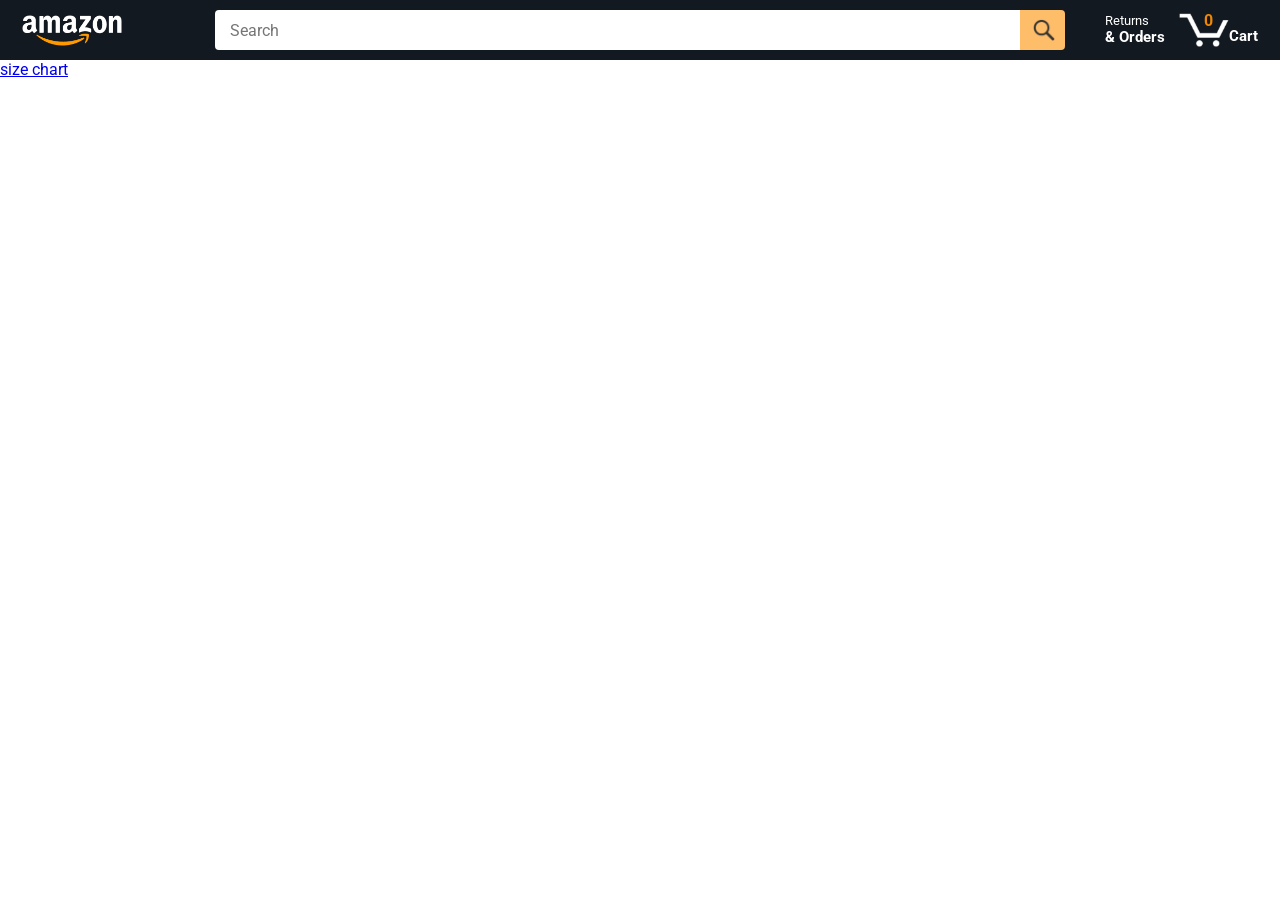
<file: index.html>
<!DOCTYPE html>
<html>
  <head>
    <title>Amazon Project</title>

    <!-- This code is needed for responsive design to work.
      (Responsive design = make the website look good on
      smaller screen sizes like a phone or a tablet). -->
    <meta name="viewport" content="width=device-width, initial-scale=1">

    <!-- Load a font called Roboto from Google Fonts. -->
    <link rel="preconnect" href="https://fonts.googleapis.com">
    <link rel="preconnect" href="https://fonts.gstatic.com" crossorigin>
    <link href="https://fonts.googleapis.com/css2?family=Roboto:wght@400;500;700&display=swap" rel="stylesheet">

    <!-- Here are the CSS files for this page. -->
    <link rel="stylesheet" href="styles/shared/general.css">
    <link rel="stylesheet" href="styles/shared/amazon-header.css">
    <link rel="stylesheet" href="styles/pages/amazon.css">
  </head>
  <body>
    <div class="amazon-header">
      <div class="amazon-header-left-section">
        <a href="amazon.html" class="header-link">
          <img class="amazon-logo"
            src="images/amazon-logo-white.png">
          <img class="amazon-mobile-logo"
            src="images/amazon-mobile-logo-white.png">
        </a>
      </div>

      <div class="amazon-header-middle-section">
        <input class="search-bar" type="text" placeholder="Search">

        <button class="search-button">
          <img class="search-icon" src="images/icons/search-icon.png">
        </button>
      </div>

      <div class="amazon-header-right-section">
        <a class="orders-link header-link" href="orders.html">
          <span class="returns-text">Returns</span>
          <span class="orders-text">& Orders</span>
        </a>

        <a class="cart-link header-link" href="checkout.html">
          <img class="cart-icon" src="images/icons/cart-icon.png">
          <div class="cart-quantity js-cart-quantity">0</div>
          <div class="cart-text">Cart</div>
        </a>
      </div>
    </div>
    
    <div class="main">
      <div class="products-grid js-product-grid">
      </div>
    </div>
    <!-- <script src="./data/cart.js"></script> -->
    <!-- <script src="./data/products.js"></script> -->
    <script type="module" src="./scripts/amazon.js"></script>
    <a href="${this.s}" target="_blank">size chart</a>
  </body>
</html>
</file>
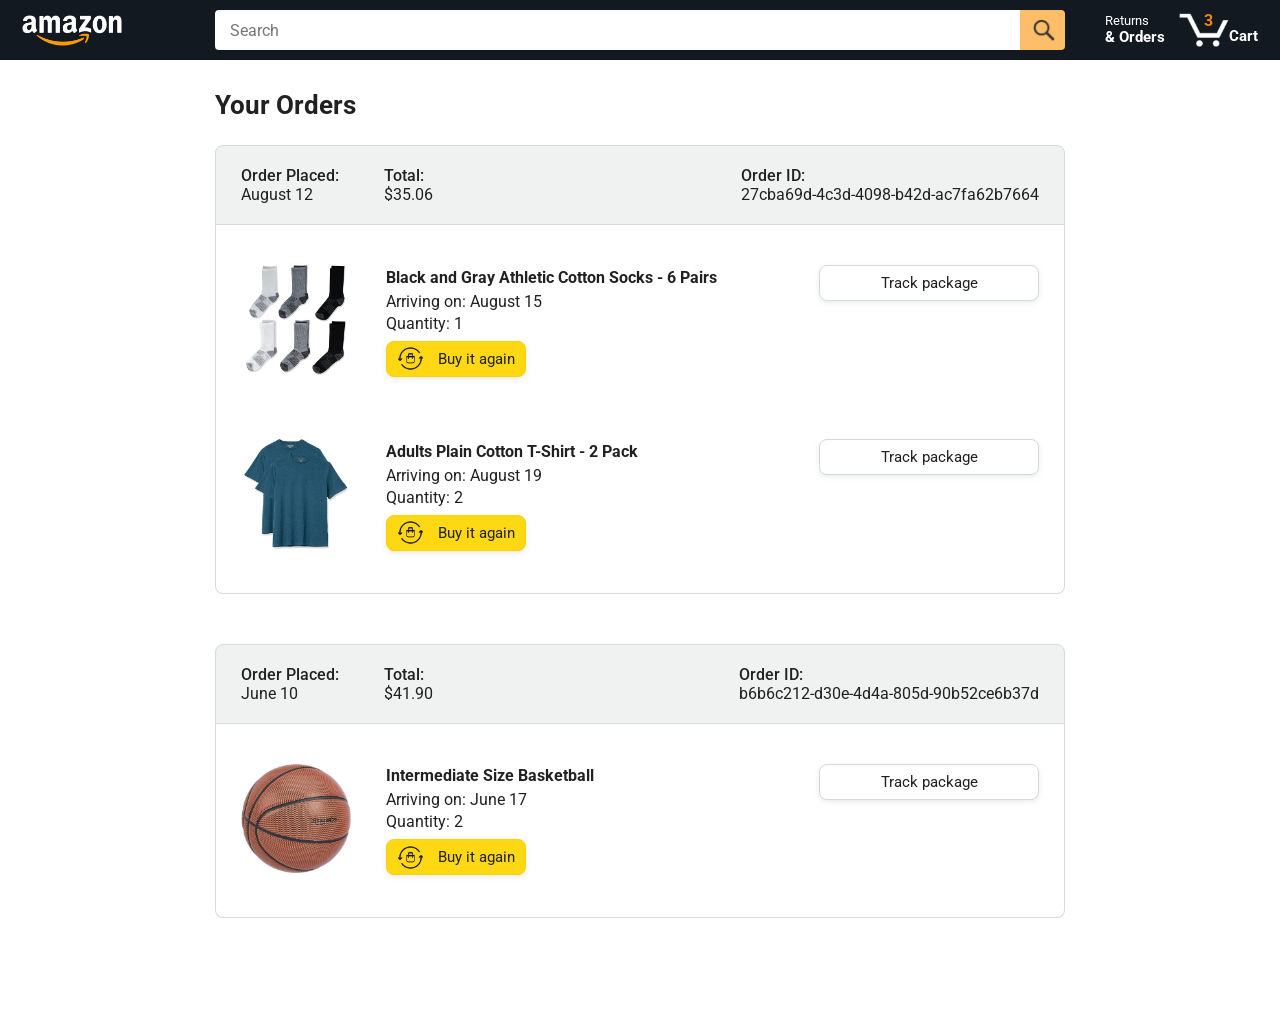
<file: orders.html>
<!DOCTYPE html>
<html>
  <head>
    <title>Orders</title>

    <!-- This code is needed for responsive design to work.
      (Responsive design = make the website look good on
      smaller screen sizes like a phone or a tablet). -->
    <meta name="viewport" content="width=device-width, initial-scale=1">

    <!-- Load a font called Roboto from Google Fonts. -->
    <link rel="preconnect" href="https://fonts.googleapis.com">
    <link rel="preconnect" href="https://fonts.gstatic.com" crossorigin>
    <link href="https://fonts.googleapis.com/css2?family=Roboto:wght@400;500;700&display=swap" rel="stylesheet">

    <!-- Here are the CSS files for this page. -->
    <link rel="stylesheet" href="styles/shared/general.css">
    <link rel="stylesheet" href="styles/shared/amazon-header.css">
    <link rel="stylesheet" href="styles/pages/orders.css">
  </head>
  <body>
    <div class="amazon-header">
      <div class="amazon-header-left-section">
        <a href="index.html" class="header-link">
          <img class="amazon-logo"
            src="images/amazon-logo-white.png">
          <img class="amazon-mobile-logo"
            src="images/amazon-mobile-logo-white.png">
        </a>
      </div>

      <div class="amazon-header-middle-section">
        <input class="search-bar" type="text" placeholder="Search">

        <button class="search-button">
          <img class="search-icon" src="images/icons/search-icon.png">
        </button>
      </div>

      <div class="amazon-header-right-section">
        <a class="orders-link header-link" href="orders.html">
          <span class="returns-text">Returns</span>
          <span class="orders-text">& Orders</span>
        </a>

        <a class="cart-link header-link" href="checkout.html">
          <img class="cart-icon" src="images/icons/cart-icon.png">
          <div class="cart-quantity">3</div>
          <div class="cart-text">Cart</div>
        </a>
      </div>
    </div>

    <div class="main">
      <div class="page-title">Your Orders</div>

      <div class="orders-grid">
        <div class="order-container">
          
          <div class="order-header">
            <div class="order-header-left-section">
              <div class="order-date">
                <div class="order-header-label">Order Placed:</div>
                <div>August 12</div>
              </div>
              <div class="order-total">
                <div class="order-header-label">Total:</div>
                <div>$35.06</div>
              </div>
            </div>

            <div class="order-header-right-section">
              <div class="order-header-label">Order ID:</div>
              <div>27cba69d-4c3d-4098-b42d-ac7fa62b7664</div>
            </div>
          </div>

          <div class="order-details-grid">
            <div class="product-image-container">
              <img src="images/products/athletic-cotton-socks-6-pairs.jpg">
            </div>

            <div class="product-details">
              <div class="product-name">
                Black and Gray Athletic Cotton Socks - 6 Pairs
              </div>
              <div class="product-delivery-date">
                Arriving on: August 15
              </div>
              <div class="product-quantity">
                Quantity: 1
              </div>
              <button class="buy-again-button button-primary">
                <img class="buy-again-icon" src="images/icons/buy-again.png">
                <span class="buy-again-message">Buy it again</span>
              </button>
            </div>

            <div class="product-actions">
              <a href="tracking.html">
                <button class="track-package-button button-secondary">
                  Track package
                </button>
              </a>
            </div>

            <div class="product-image-container">
              <img src="images/products/adults-plain-cotton-tshirt-2-pack-teal.jpg">
            </div>

            <div class="product-details">
              <div class="product-name">
                Adults Plain Cotton T-Shirt - 2 Pack
              </div>
              <div class="product-delivery-date">
                Arriving on: August 19
              </div>
              <div class="product-quantity">
                Quantity: 2
              </div>
              <button class="buy-again-button button-primary">
                <img class="buy-again-icon" src="images/icons/buy-again.png">
                <span class="buy-again-message">Buy it again</span>
              </button>
            </div>

            <div class="product-actions">
              <a href="tracking.html">
                <button class="track-package-button button-secondary">
                  Track package
                </button>
              </a>
            </div>
          </div>
        </div>

        <div class="order-container">

          <div class="order-header">
            <div class="order-header-left-section">
              <div class="order-date">
                <div class="order-header-label">Order Placed:</div>
                <div>June 10</div>
              </div>
              <div class="order-total">
                <div class="order-header-label">Total:</div>
                <div>$41.90</div>
              </div>
            </div>

            <div class="order-header-right-section">
              <div class="order-header-label">Order ID:</div>
              <div>b6b6c212-d30e-4d4a-805d-90b52ce6b37d</div>
            </div>
          </div>

          <div class="order-details-grid">
            <div class="product-image-container">
              <img src="images/products/intermediate-composite-basketball.jpg">
            </div>

            <div class="product-details">
              <div class="product-name">
                Intermediate Size Basketball
              </div>
              <div class="product-delivery-date">
                Arriving on: June 17
              </div>
              <div class="product-quantity">
                Quantity: 2
              </div>
              <button class="buy-again-button button-primary">
                <img class="buy-again-icon" src="images/icons/buy-again.png">
                <span class="buy-again-message">Buy it again</span>
              </button>
            </div>

            <div class="product-actions">
              <a href="tracking.html">
                <button class="track-package-button button-secondary">
                  Track package
                </button>
              </a>
            </div>
          </div>
        </div>
      </div>
    </div>
  </body>
</html>
</file>
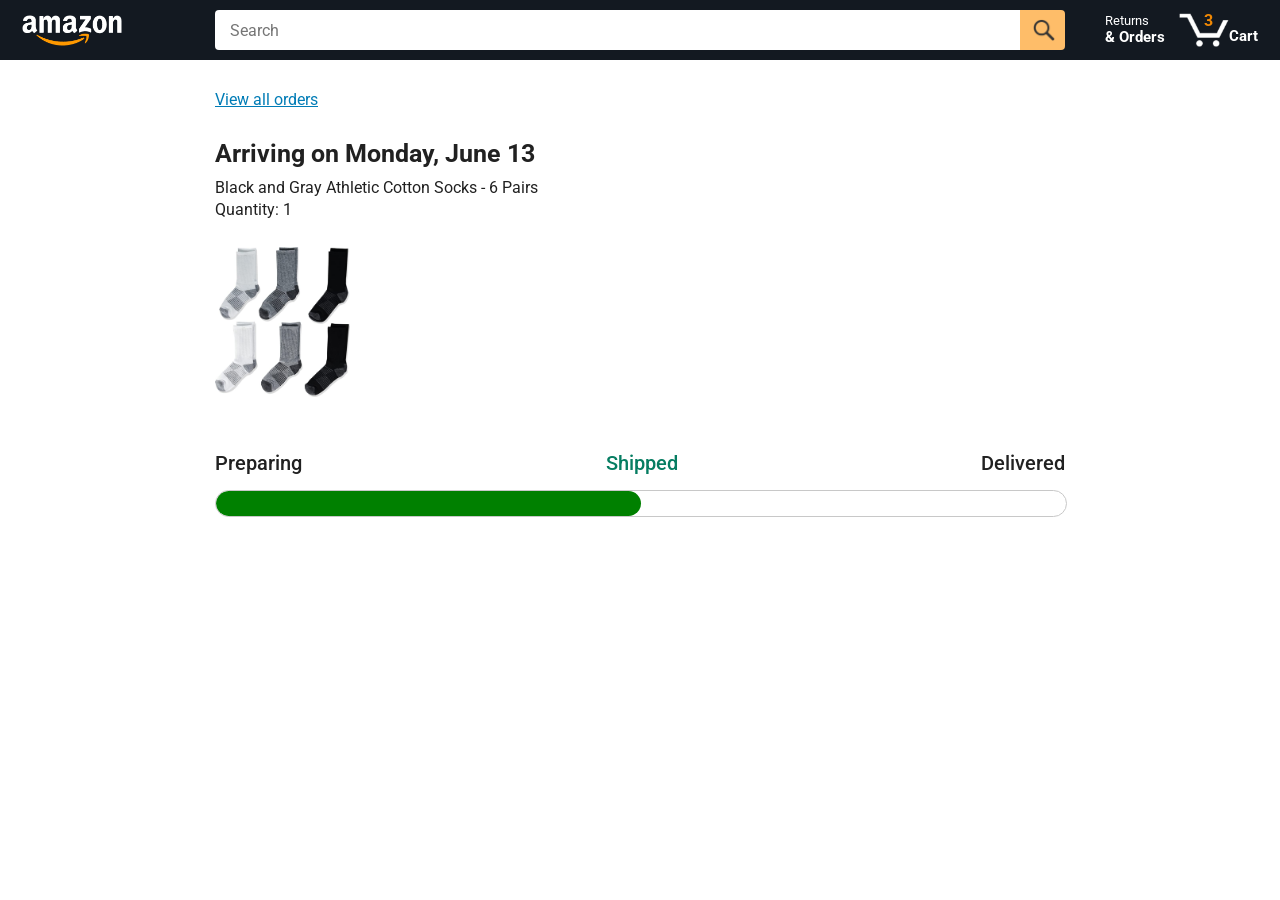
<file: tracking.html>
<!DOCTYPE html>
<html>
  <head>
    <title>Tracking</title>

    <!-- This code is needed for responsive design to work.
      (Responsive design = make the website look good on
      smaller screen sizes like a phone or a tablet). -->
    <meta name="viewport" content="width=device-width, initial-scale=1">

    <!-- Load a font called Roboto from Google Fonts. -->
    <link rel="preconnect" href="https://fonts.googleapis.com">
    <link rel="preconnect" href="https://fonts.gstatic.com" crossorigin>
    <link href="https://fonts.googleapis.com/css2?family=Roboto:wght@400;500;700&display=swap" rel="stylesheet">

    <!-- Here are the CSS files for this page. -->
    <link rel="stylesheet" href="styles/shared/general.css">
    <link rel="stylesheet" href="styles/shared/amazon-header.css">
    <link rel="stylesheet" href="styles/pages/tracking.css">
  </head>
  <body>
    <div class="amazon-header">
      <div class="amazon-header-left-section">
        <a href="index.html" class="header-link">
          <img class="amazon-logo"
            src="images/amazon-logo-white.png">
          <img class="amazon-mobile-logo"
            src="images/amazon-mobile-logo-white.png">
        </a>
      </div>

      <div class="amazon-header-middle-section">
        <input class="search-bar" type="text" placeholder="Search">

        <button class="search-button">
          <img class="search-icon" src="images/icons/search-icon.png">
        </button>
      </div>

      <div class="amazon-header-right-section">
        <a class="orders-link header-link" href="orders.html">
          <span class="returns-text">Returns</span>
          <span class="orders-text">& Orders</span>
        </a>

        <a class="cart-link header-link" href="checkout.html">
          <img class="cart-icon" src="images/icons/cart-icon.png">
          <div class="cart-quantity">3</div>
          <div class="cart-text">Cart</div>
        </a>
      </div>
    </div>

    <div class="main">
      <div class="order-tracking">
        <a class="back-to-orders-link link-primary" href="orders.html">
          View all orders
        </a>

        <div class="delivery-date">
          Arriving on Monday, June 13
        </div>

        <div class="product-info">
          Black and Gray Athletic Cotton Socks - 6 Pairs
        </div>

        <div class="product-info">
          Quantity: 1
        </div>

        <img class="product-image" src="images/products/athletic-cotton-socks-6-pairs.jpg">

        <div class="progress-labels-container">
          <div class="progress-label">
            Preparing
          </div>
          <div class="progress-label current-status">
            Shipped
          </div>
          <div class="progress-label">
            Delivered
          </div>
        </div>

        <div class="progress-bar-container">
          <div class="progress-bar"></div>
        </div>
      </div>
    </div>
  </body>
</html>
</file>
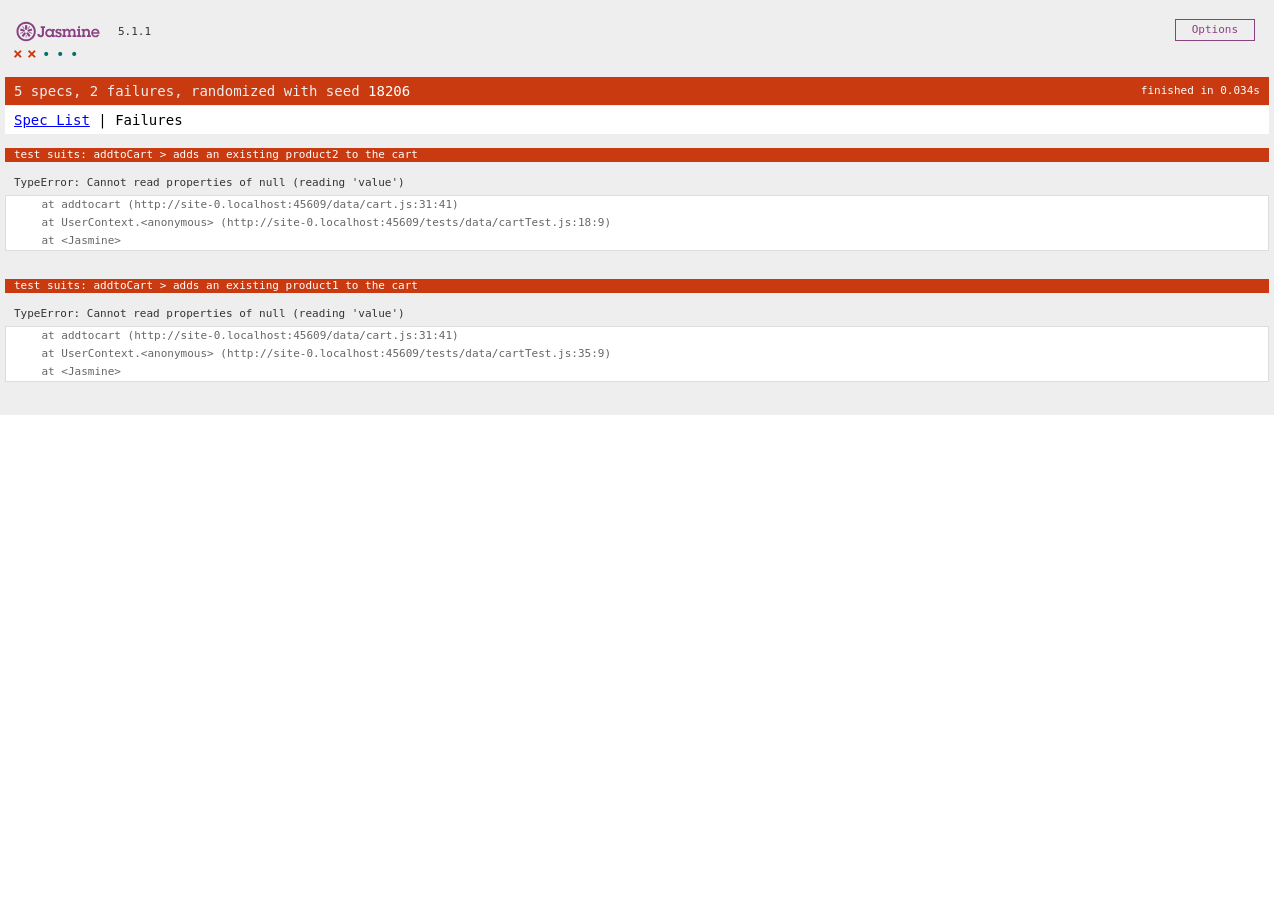
<file: tests/tests.html>
<!DOCTYPE html>
<html>
<head>
  <meta charset="utf-8">
  <title>Jasmine Spec Runner v5.1.1</title>

  <link rel="shortcut icon" type="image/png" href="lib/jasmine-5.1.1/jasmine_favicon.png">
  <link rel="stylesheet" href="lib/jasmine-5.1.1/jasmine.css">

  <script src="lib/jasmine-5.1.1/jasmine.js"></script>
  <script src="lib/jasmine-5.1.1/jasmine-html.js"></script>
  <script src="lib/jasmine-5.1.1/boot0.js"></script>
  <!-- optional: include a file here that configures the Jasmine env -->
  <script src="lib/jasmine-5.1.1/boot1.js"></script>
  <script type="module" src="../tests/utils/moneyTest.js"></script>
  <script type="module" src="./data/cartTest.js"></script>
  <!-- <script type="module" src="../tests/checkout/orderSummaryTest.js"></script> -->


</head>

<body>
  <div class="js-order-container"></div>
</body>
</html>
</file>
<file: styles/shared/general.css>
body {
  font-family: Roboto, Arial;
  color: rgb(33, 33, 33);
  /* The <body> element has a default margin of 8px
     on all sides. This removes the default margins. */
  margin: 0;
}

/* <p> elements have a default margin on the top
   and bottom. This removes the default margins. */
p {
  margin: 0;
}

button {
  cursor: pointer;
}

select {
  cursor: pointer;
}

input, select, button {
  font-family: Roboto, Arial;
}

.button-primary {
  color: rgb(33, 33, 33);
  background-color: rgb(255, 216, 20);
  border: 1px solid rgb(252, 210, 0);
  border-radius: 8px;
  cursor: pointer;
  box-shadow: 0 2px 5px rgba(213, 217, 217, 0.5);
}

.button-primary:hover {
  background-color: rgb(247, 202, 0);
  border: 1px solid rgb(242, 194, 0);
}

.button-primary:active {
  background: rgb(255, 216, 20);
  border-color: rgb(252, 210, 0);
  box-shadow: none;
}

.button-secondary {
  color: rgb(33, 33, 33);
  background: white;
  border: 1px solid rgb(213, 217, 217);
  border-radius: 8px;
  cursor: pointer;
  box-shadow: 0 2px 5px rgba(213, 217, 217, 0.5);
}

.button-secondary:hover {
  background-color: rgb(247, 250, 250);
}

.button-secondary:active {
  background-color: rgb(237, 253, 255);
  box-shadow: none;
}

/* These styles will limit text to 2 lines. Anything
   beyond 2 lines will be replaced with "..."
   You can find this code by using an A.I. tool or by
   searching in Google.
   https://css-tricks.com/almanac/properties/l/line-clamp/ */
.limit-text-to-2-lines {
  display: -webkit-box;
  -webkit-line-clamp: 2;
  -webkit-box-orient: vertical;
  overflow: hidden;
}

.link-primary {
  color: rgb(1, 124, 182);
  cursor: pointer;
}

.link-primary:hover {
  color: rgb(196, 80, 0);
}

/* Styles for dropdown selectors. */
select {
  color: rgb(33, 33, 33);
  background-color: rgb(240, 240, 240);
  border: 1px solid rgb(213, 217, 217);
  border-radius: 8px;
  padding: 3px 5px;
  font-size: 15px;
  cursor: pointer;
  box-shadow: 0 2px 5px rgba(213, 217, 217, 0.5);
}

select:focus,
input:focus {
  outline: 2px solid rgb(255, 153, 0);
}
</file>
<file: styles/shared/amazon-header.css>
.amazon-header {
  background-color: rgb(19, 25, 33);
  color: white;
  padding-left: 15px;
  padding-right: 15px;

  display: flex;
  align-items: center;
  justify-content: space-between;

  position: fixed;
  top: 0;
  left: 0;
  right: 0;
  height: 60px;
}

.amazon-header-left-section {
  width: 180px;
}

@media (max-width: 800px) {
  .amazon-header-left-section {
    width: unset;
  }
}

.header-link {
  display: inline-block;
  padding: 6px;
  border-radius: 2px;
  cursor: pointer;
  text-decoration: none;
  border: 1px solid rgba(0, 0, 0, 0);
}

.header-link:hover {
  border: 1px solid white;
}

.amazon-logo {
  width: 100px;
  margin-top: 5px;
}

.amazon-mobile-logo {
  display: none;
}

@media (max-width: 575px) {
  .amazon-logo {
    display: none;
  }

  .amazon-mobile-logo {
    display: block;
    height: 35px;
    margin-top: 5px;
  }
}

.amazon-header-middle-section {
  flex: 1;
  max-width: 850px;
  margin-left: 10px;
  margin-right: 10px;
  display: flex;
}

.search-bar {
  flex: 1;
  width: 0;
  font-size: 16px;
  height: 38px;
  padding-left: 15px;
  border: none;
  border-top-left-radius: 4px;
  border-bottom-left-radius: 4px;
  border-top-right-radius: 0;
  border-bottom-right-radius: 0;
}

.search-button {
  background-color: rgb(254, 189, 105);
  border: none;
  width: 45px;
  height: 40px;
  border-top-right-radius: 4px;
  border-bottom-right-radius: 4px;
  flex-shrink: 0;
}

.search-icon {
  height: 22px;
  margin-left: 2px;
  margin-top: 3px;
}

.amazon-header-right-section {
  width: 180px;
  flex-shrink: 0;
  display: flex;
  justify-content: end;
}

.orders-link {
  color: white;
}

.returns-text {
  display: block;
  font-size: 13px;
}

.orders-text {
  display: block;
  font-size: 15px;
  font-weight: 700;
}

.cart-link {
  color: white;
  display: flex;
  align-items: center;
  position: relative;
}

.cart-icon {
  width: 50px;
}

.cart-text {
  margin-top: 12px;
  font-size: 15px;
  font-weight: 700;
}

.cart-quantity {
  color: rgb(240, 136, 4);
  font-size: 16px;
  font-weight: 700;

  position: absolute;
  top: 4px;
  left: 22px;
  
  width: 26px;
  text-align: center;
}
</file>
<file: styles/pages/amazon.css>
.main {
  margin-top: 60px;
}

.products-grid {
  display: grid;

  /* - In CSS Grid, 1fr means a column will take up the
       remaining space in the grid.
     - If we write 1fr 1fr ... 1fr; 8 times, this will
       divide the grid into 8 columns, each taking up an
       equal amount of the space.
     - repeat(8, 1fr); is a shortcut for repeating "1fr"
       8 times (instead of typing out "1fr" 8 times).
       repeat(...) is a special property that works with
       display: grid; */
  grid-template-columns: repeat(8, 1fr);
}

/* @media is used to create responsive design (making the
   website look good on any screen size). This @media
   means when the screen width is 2000px or less, we
   will divide the grid into 7 columns instead of 8. */
@media (max-width: 2000px) {
  .products-grid {
    grid-template-columns: repeat(7, 1fr);
  }
}

/* This @media means when the screen width is 1600px or
   less, we will divide the grid into 6 columns. */
@media (max-width: 1600px) {
  .products-grid {
    grid-template-columns: repeat(6, 1fr);
  }
}

@media (max-width: 1300px) {
  .products-grid {
    grid-template-columns: repeat(5, 1fr);
  }
}

@media (max-width: 1000px) {
  .products-grid {
    grid-template-columns: repeat(4, 1fr);
  }
}

@media (max-width: 800px) {
  .products-grid {
    grid-template-columns: repeat(3, 1fr);
  }
}

@media (max-width: 575px) {
  .products-grid {
    grid-template-columns: repeat(2, 1fr);
  }
}

@media (max-width: 450px) {
  .products-grid {
    grid-template-columns: 1fr;
  }
}

.product-container {
  padding-top: 40px;
  padding-bottom: 25px;
  padding-left: 25px;
  padding-right: 25px;

  border-right: 1px solid rgb(231, 231, 231);
  border-bottom: 1px solid rgb(231, 231, 231);

  display: flex;
  flex-direction: column;
}

.product-image-container {
  display: flex;
  justify-content: center;
  align-items: center;

  height: 180px;
  margin-bottom: 20px;
}

.product-image {
  /* Images will overflow their container by default. To
    prevent this, we set max-width and max-height to 100%
    so they stay inside their container. */
  max-width: 100%;
  max-height: 100%;
}

.product-name {
  height: 40px;
  margin-bottom: 5px;
}

.product-rating-container {
  display: flex;
  align-items: center;
  margin-bottom: 10px;
}

.product-rating-stars {
  width: 100px;
  margin-right: 6px;
}

.product-rating-count {
  color: rgb(1, 124, 182);
  cursor: pointer;
  margin-top: 3px;
}

.product-price {
  font-weight: 700;
  margin-bottom: 10px;
}

.product-quantity-container {
  margin-bottom: 17px;
}

.product-spacer {
  flex: 1;
}

.added-to-cart {
  color: rgb(6, 125, 98);
  font-size: 16px;

  display: flex;
  align-items: center;
  margin-bottom: 8px;

  /* At first, the "Added to cart" message will
     be invisible. Use JavaScript to change the
     opacity and make it visible. */
  opacity: 0;
}
.added-to-cart-visible{
  opacity: 1;
}
.added-to-cart img {
  height: 20px;
  margin-right: 5px;
}

.add-to-cart-button {
  width: 100%;
  padding: 8px;
  border-radius: 50px;
}
</file>
<file: styles/pages/orders.css>
.main {
  max-width: 850px;
  margin-top: 90px;
  margin-bottom: 100px;
  padding-left: 20px;
  padding-right: 20px;

  /* margin-left: auto;
     margin-right auto;
     Is a trick for centering an element horizontally
     without needing a container. */
  margin-left: auto;
  margin-right: auto;
}

.page-title {
  font-weight: 700;
  font-size: 26px;
  margin-bottom: 25px;
}

.orders-grid {
  display: grid;
  grid-template-columns: 1fr;
  row-gap: 50px;
}

.order-header {
  background-color: rgb(240, 242, 242);
  border: 1px solid rgb(213, 217, 217);

  display: flex;
  align-items: center;
  justify-content: space-between;

  padding: 20px 25px;
  border-top-left-radius: 8px;
  border-top-right-radius: 8px;
}

.order-header-left-section {
  display: flex;
  flex-shrink: 0;
}

.order-header-label {
  font-weight: 500;
}

.order-date,
.order-total {
  margin-right: 45px;
}

.order-header-right-section {
  flex-shrink: 1;
}

@media (max-width: 575px) {
  .order-header {
    flex-direction: column;
    align-items: start;
    line-height: 23px;
    padding: 15px;
  }

  .order-header-left-section {
    flex-direction: column;
  }

  .order-header-label {
    margin-right: 5px;
  }

  .order-date,
  .order-total {
    display: grid;
    grid-template-columns: auto 1fr;
    margin-right: 0;
  }

  .order-header-right-section {
    display: grid;
    grid-template-columns: auto 1fr;
  }
}

.order-details-grid {
  padding: 40px 25px;
  border: 1px solid rgb(213, 217, 217);
  border-top: none;
  border-bottom-left-radius: 8px;
  border-bottom-right-radius: 8px;

  display: grid;
  grid-template-columns: 110px 1fr 220px;
  column-gap: 35px;
  row-gap: 60px;
  align-items: center;
}

@media (max-width: 800px) {
  .order-details-grid {
    grid-template-columns: 110px 1fr;
    row-gap: 0;
    padding-bottom: 8px;
  }
}

@media (max-width: 450px) {
  .order-details-grid {
    grid-template-columns: 1fr;
  }
}

.product-image-container {
  text-align: center;
}

.product-image-container img {
  max-width: 110px;
  max-height: 110px;
}

.product-name {
  font-weight: 700;
  margin-bottom: 5px;
}

.product-delivery-date {
  margin-bottom: 3px;
}

.product-quantity {
  margin-bottom: 8px;
}

.buy-again-button {
  font-size: 15px;
  width: 140px;
  height: 36px;
  border-radius: 8px;

  display: flex;
  align-items: center;
  justify-content: center;
}

.buy-again-icon {
  width: 25px;
  margin-right: 15px;
}

.product-actions {
  align-self: start;
}

.track-package-button {
  width: 100%;
  font-size: 15px;
  padding: 8px;
}

@media (max-width: 800px) {
  .buy-again-button {
    margin-bottom: 10px;
  }

  .product-actions {
    /* grid-column: 2 means this element will be placed
       in column 2 in the grid. (Normally, the column that
       an element is placed in is determined by the order
       of the elements in the HTML. grid-column overrides
       this default ordering). */
    grid-column: 2;
    margin-bottom: 30px;
  }

  .track-package-button {
    width: 140px;
  }
}

@media (max-width: 450px) {
  .product-image-container {
    text-align: center;
    margin-bottom: 25px;
  }

  .product-image-container img {
    max-width: 150px;
    max-height: 150px;
  }

  .product-name {
    margin-bottom: 10px;
  }

  .product-quantity {
    margin-bottom: 15px;
  }

  .buy-again-button {
    width: 100%;
    margin-bottom: 15px;
  }

  .product-actions {
    /* grid-column: auto; undos grid-column: 2; from above.
       This element will now be placed in its normal column
       in the grid. */
    grid-column: auto;
    margin-bottom: 70px;
  }

  .track-package-button {
    width: 100%;
    padding: 12px;
  }
}
</file>
<file: styles/pages/tracking.css>
.main {
  max-width: 850px;
  margin-top: 90px;
  margin-bottom: 100px;
  padding-left: 30px;
  padding-right: 30px;

  /* margin-left: auto;
     margin-right auto;
     Is a trick for centering an element horizontally
     without needing a container. */
  margin-left: auto;
  margin-right: auto;
}

.back-to-orders-link {
  display: inline-block;
  margin-bottom: 30px;
}

.delivery-date {
  font-size: 25px;
  font-weight: 700;
  margin-bottom: 10px;
}

.product-info {
  margin-bottom: 3px;
}

.product-image {
  max-width: 150px;
  max-height: 150px;
  margin-top: 25px;
  margin-bottom: 50px;
}

.progress-labels-container {
  display: flex;
  justify-content: space-between;
  font-size: 20px;
  font-weight: 500;
  margin-bottom: 15px;
}

.current-status {
  color: rgb(6, 125, 98);
}

@media (max-width: 575px) {
  .progress-labels-container {
    font-size: 16px;
  }
}

@media (max-width: 450px) {
  .progress-labels-container {
    flex-direction: column;
    margin-bottom: 5px;
  }

  .progress-label {
    margin-bottom: 3px;
  }
}

.progress-bar-container {
  height: 25px;
  width: 100%;

  border: 1px solid rgb(200, 200, 200);
  border-radius: 50px;
  overflow: hidden;
}

.progress-bar {
  height: 100%;
  background-color: green;
  border-radius: 50px;
  width: 50%;
}
</file>
<file: tests/lib/jasmine-5.1.1/jasmine.css>
@charset "UTF-8";
body {
  overflow-y: scroll;
}

.jasmine_html-reporter {
  width: 100%;
  background-color: #eee;
  padding: 5px;
  margin: -8px;
  font-size: 11px;
  font-family: Monaco, "Lucida Console", monospace;
  line-height: 14px;
  color: #333;
}
.jasmine_html-reporter a {
  text-decoration: none;
}
.jasmine_html-reporter a:hover {
  text-decoration: underline;
}
.jasmine_html-reporter p, .jasmine_html-reporter h1, .jasmine_html-reporter h2, .jasmine_html-reporter h3, .jasmine_html-reporter h4, .jasmine_html-reporter h5, .jasmine_html-reporter h6 {
  margin: 0;
  line-height: 14px;
}
.jasmine_html-reporter .jasmine-banner,
.jasmine_html-reporter .jasmine-symbol-summary,
.jasmine_html-reporter .jasmine-summary,
.jasmine_html-reporter .jasmine-result-message,
.jasmine_html-reporter .jasmine-spec .jasmine-description,
.jasmine_html-reporter .jasmine-spec-detail .jasmine-description,
.jasmine_html-reporter .jasmine-alert .jasmine-bar,
.jasmine_html-reporter .jasmine-stack-trace {
  padding-left: 9px;
  padding-right: 9px;
}
.jasmine_html-reporter .jasmine-banner {
  position: relative;
}
.jasmine_html-reporter .jasmine-banner .jasmine-title {
  background: url("[data-uri]") no-repeat;
  background: url("[data-uri]") no-repeat, none;
  background-size: 100%;
  display: block;
  float: left;
  width: 90px;
  height: 25px;
}
.jasmine_html-reporter .jasmine-banner .jasmine-version {
  margin-left: 14px;
  position: relative;
  top: 6px;
}
.jasmine_html-reporter #jasmine_content {
  position: fixed;
  right: 100%;
}
.jasmine_html-reporter .jasmine-banner {
  margin-top: 14px;
}
.jasmine_html-reporter .jasmine-duration {
  color: #fff;
  float: right;
  line-height: 28px;
  padding-right: 9px;
}
.jasmine_html-reporter .jasmine-symbol-summary {
  overflow: hidden;
  margin: 14px 0;
}
.jasmine_html-reporter .jasmine-symbol-summary li {
  display: inline-block;
  height: 10px;
  width: 14px;
  font-size: 16px;
}
.jasmine_html-reporter .jasmine-symbol-summary li.jasmine-passed {
  font-size: 14px;
}
.jasmine_html-reporter .jasmine-symbol-summary li.jasmine-passed:before {
  color: #007069;
  content: "•";
}
.jasmine_html-reporter .jasmine-symbol-summary li.jasmine-failed {
  line-height: 9px;
}
.jasmine_html-reporter .jasmine-symbol-summary li.jasmine-failed:before {
  color: #ca3a11;
  content: "×";
  font-weight: bold;
  margin-left: -1px;
}
.jasmine_html-reporter .jasmine-symbol-summary li.jasmine-excluded {
  font-size: 14px;
}
.jasmine_html-reporter .jasmine-symbol-summary li.jasmine-excluded:before {
  color: #bababa;
  content: "•";
}
.jasmine_html-reporter .jasmine-symbol-summary li.jasmine-excluded-no-display {
  font-size: 14px;
  display: none;
}
.jasmine_html-reporter .jasmine-symbol-summary li.jasmine-pending {
  line-height: 17px;
}
.jasmine_html-reporter .jasmine-symbol-summary li.jasmine-pending:before {
  color: #ba9d37;
  content: "*";
}
.jasmine_html-reporter .jasmine-symbol-summary li.jasmine-empty {
  font-size: 14px;
}
.jasmine_html-reporter .jasmine-symbol-summary li.jasmine-empty:before {
  color: #ba9d37;
  content: "•";
}
.jasmine_html-reporter .jasmine-run-options {
  float: right;
  margin-right: 5px;
  border: 1px solid #8a4182;
  color: #8a4182;
  position: relative;
  line-height: 20px;
}
.jasmine_html-reporter .jasmine-run-options .jasmine-trigger {
  cursor: pointer;
  padding: 8px 16px;
}
.jasmine_html-reporter .jasmine-run-options .jasmine-payload {
  position: absolute;
  display: none;
  right: -1px;
  border: 1px solid #8a4182;
  background-color: #eee;
  white-space: nowrap;
  padding: 4px 8px;
}
.jasmine_html-reporter .jasmine-run-options .jasmine-payload.jasmine-open {
  display: block;
}
.jasmine_html-reporter .jasmine-bar {
  line-height: 28px;
  font-size: 14px;
  display: block;
  color: #eee;
}
.jasmine_html-reporter .jasmine-bar.jasmine-failed, .jasmine_html-reporter .jasmine-bar.jasmine-errored {
  background-color: #ca3a11;
  border-bottom: 1px solid #eee;
}
.jasmine_html-reporter .jasmine-bar.jasmine-passed {
  background-color: #007069;
}
.jasmine_html-reporter .jasmine-bar.jasmine-incomplete {
  background-color: #bababa;
}
.jasmine_html-reporter .jasmine-bar.jasmine-skipped {
  background-color: #bababa;
}
.jasmine_html-reporter .jasmine-bar.jasmine-warning {
  margin-top: 14px;
  margin-bottom: 14px;
  background-color: #ba9d37;
  color: #333;
}
.jasmine_html-reporter .jasmine-bar.jasmine-menu {
  background-color: #fff;
  color: #000;
}
.jasmine_html-reporter .jasmine-bar.jasmine-menu a {
  color: blue;
  text-decoration: underline;
}
.jasmine_html-reporter .jasmine-bar a {
  color: white;
}
.jasmine_html-reporter.jasmine-spec-list .jasmine-bar.jasmine-menu.jasmine-failure-list,
.jasmine_html-reporter.jasmine-spec-list .jasmine-results .jasmine-failures {
  display: none;
}
.jasmine_html-reporter.jasmine-failure-list .jasmine-bar.jasmine-menu.jasmine-spec-list,
.jasmine_html-reporter.jasmine-failure-list .jasmine-summary {
  display: none;
}
.jasmine_html-reporter .jasmine-results {
  margin-top: 14px;
}
.jasmine_html-reporter .jasmine-summary {
  margin-top: 14px;
}
.jasmine_html-reporter .jasmine-summary ul {
  list-style-type: none;
  margin-left: 14px;
  padding-top: 0;
  padding-left: 0;
}
.jasmine_html-reporter .jasmine-summary ul.jasmine-suite {
  margin-top: 7px;
  margin-bottom: 7px;
}
.jasmine_html-reporter .jasmine-summary li.jasmine-passed a {
  color: #007069;
}
.jasmine_html-reporter .jasmine-summary li.jasmine-failed a {
  color: #ca3a11;
}
.jasmine_html-reporter .jasmine-summary li.jasmine-empty a {
  color: #ba9d37;
}
.jasmine_html-reporter .jasmine-summary li.jasmine-pending a {
  color: #ba9d37;
}
.jasmine_html-reporter .jasmine-summary li.jasmine-excluded a {
  color: #bababa;
}
.jasmine_html-reporter .jasmine-specs li.jasmine-passed a:before {
  content: "• ";
}
.jasmine_html-reporter .jasmine-specs li.jasmine-failed a:before {
  content: "× ";
}
.jasmine_html-reporter .jasmine-specs li.jasmine-empty a:before {
  content: "* ";
}
.jasmine_html-reporter .jasmine-specs li.jasmine-pending a:before {
  content: "• ";
}
.jasmine_html-reporter .jasmine-specs li.jasmine-excluded a:before {
  content: "• ";
}
.jasmine_html-reporter .jasmine-description + .jasmine-suite {
  margin-top: 0;
}
.jasmine_html-reporter .jasmine-suite {
  margin-top: 14px;
}
.jasmine_html-reporter .jasmine-suite a {
  color: #333;
}
.jasmine_html-reporter .jasmine-failures .jasmine-spec-detail {
  margin-bottom: 28px;
}
.jasmine_html-reporter .jasmine-failures .jasmine-spec-detail .jasmine-description {
  background-color: #ca3a11;
  color: white;
}
.jasmine_html-reporter .jasmine-failures .jasmine-spec-detail .jasmine-description a {
  color: white;
}
.jasmine_html-reporter .jasmine-result-message {
  padding-top: 14px;
  color: #333;
  white-space: pre-wrap;
}
.jasmine_html-reporter .jasmine-result-message span.jasmine-result {
  display: block;
}
.jasmine_html-reporter .jasmine-stack-trace {
  margin: 5px 0 0 0;
  max-height: 224px;
  overflow: auto;
  line-height: 18px;
  color: #666;
  border: 1px solid #ddd;
  background: white;
  white-space: pre;
}
.jasmine_html-reporter .jasmine-expander a {
  display: block;
  margin-left: 14px;
  color: blue;
  text-decoration: underline;
}
.jasmine_html-reporter .jasmine-expander-contents {
  display: none;
}
.jasmine_html-reporter .jasmine-expanded {
  padding-bottom: 10px;
}
.jasmine_html-reporter .jasmine-expanded .jasmine-expander-contents {
  display: block;
  margin-left: 14px;
  padding: 5px;
}
.jasmine_html-reporter .jasmine-debug-log {
  margin: 5px 0 0 0;
  padding: 5px;
  color: #666;
  border: 1px solid #ddd;
  background: white;
}
.jasmine_html-reporter .jasmine-debug-log table {
  border-spacing: 0;
}
.jasmine_html-reporter .jasmine-debug-log table, .jasmine_html-reporter .jasmine-debug-log th, .jasmine_html-reporter .jasmine-debug-log td {
  border: 1px solid #ddd;
}
</file>
